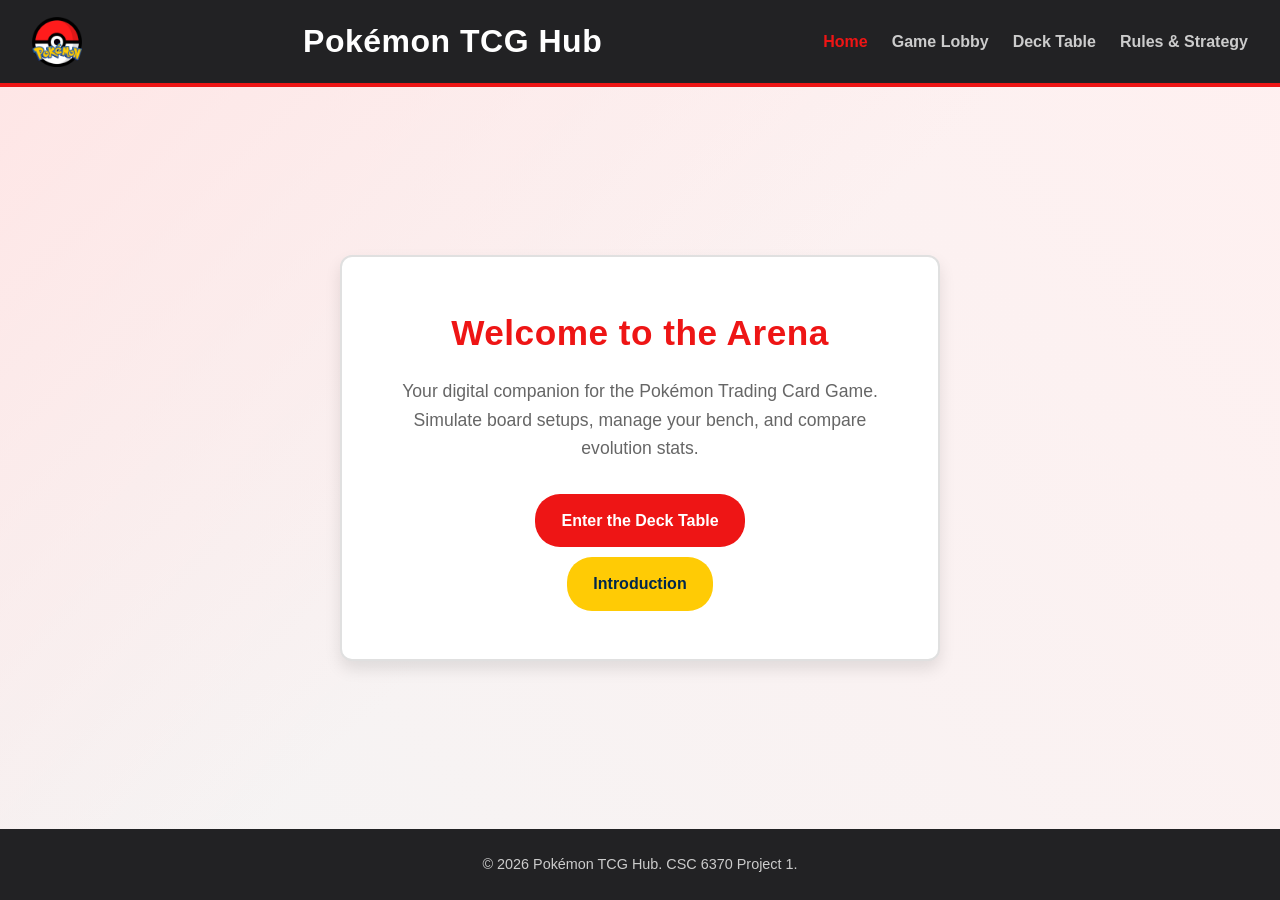
<file: index.html>
<!DOCTYPE html>
<html lang="en">
   <head>
      <meta charset="UTF-8">
      <meta name="viewport" content="width=device-width, initial-scale=1.0">
      <title>Home | Pokémon TCG Hub</title>
      <link rel="stylesheet" href="style.css">
      <link rel="icon" type="image/svg+xml" href="media/pokeball.svg">
   </head>
   <body class="home-page">
      <header>
         <div class="header-logo-container">
            <img src="media/pokemon-logo.png" alt="Pokémon Hub Logo" class="header-logo">
         </div>
         <h1>Pokémon TCG Hub</h1>
         <nav>
            <ul>
               <li><a href="index.html" class="active">Home</a></li>
               <li><a href="lobby.html">Game Lobby</a></li>
               <li><a href="table.html">Deck Table</a></li>
               <li><a href="rules.html">Rules & Strategy</a></li>
            </ul>
         </nav>
      </header>
      <main>
         <section class="hero">
            <h2>Welcome to the Arena</h2>
            <p>Your digital companion for the Pokémon Trading Card Game. Simulate board setups, manage your bench, and compare evolution stats.</p>
            <a href="table.html" class="btn">Enter the Deck Table</a>
            <br>
            <a href="intro.html" class="btn" style="background-color: #FFCB05; color: #00274C; margin-top: 10px;">Introduction</a>
         </section>
      </main>
      <footer>
         <p>&copy; 2026 Pokémon TCG Hub. CSC 6370 Project 1.</p>
      </footer>
   </body>
</html>
</file>
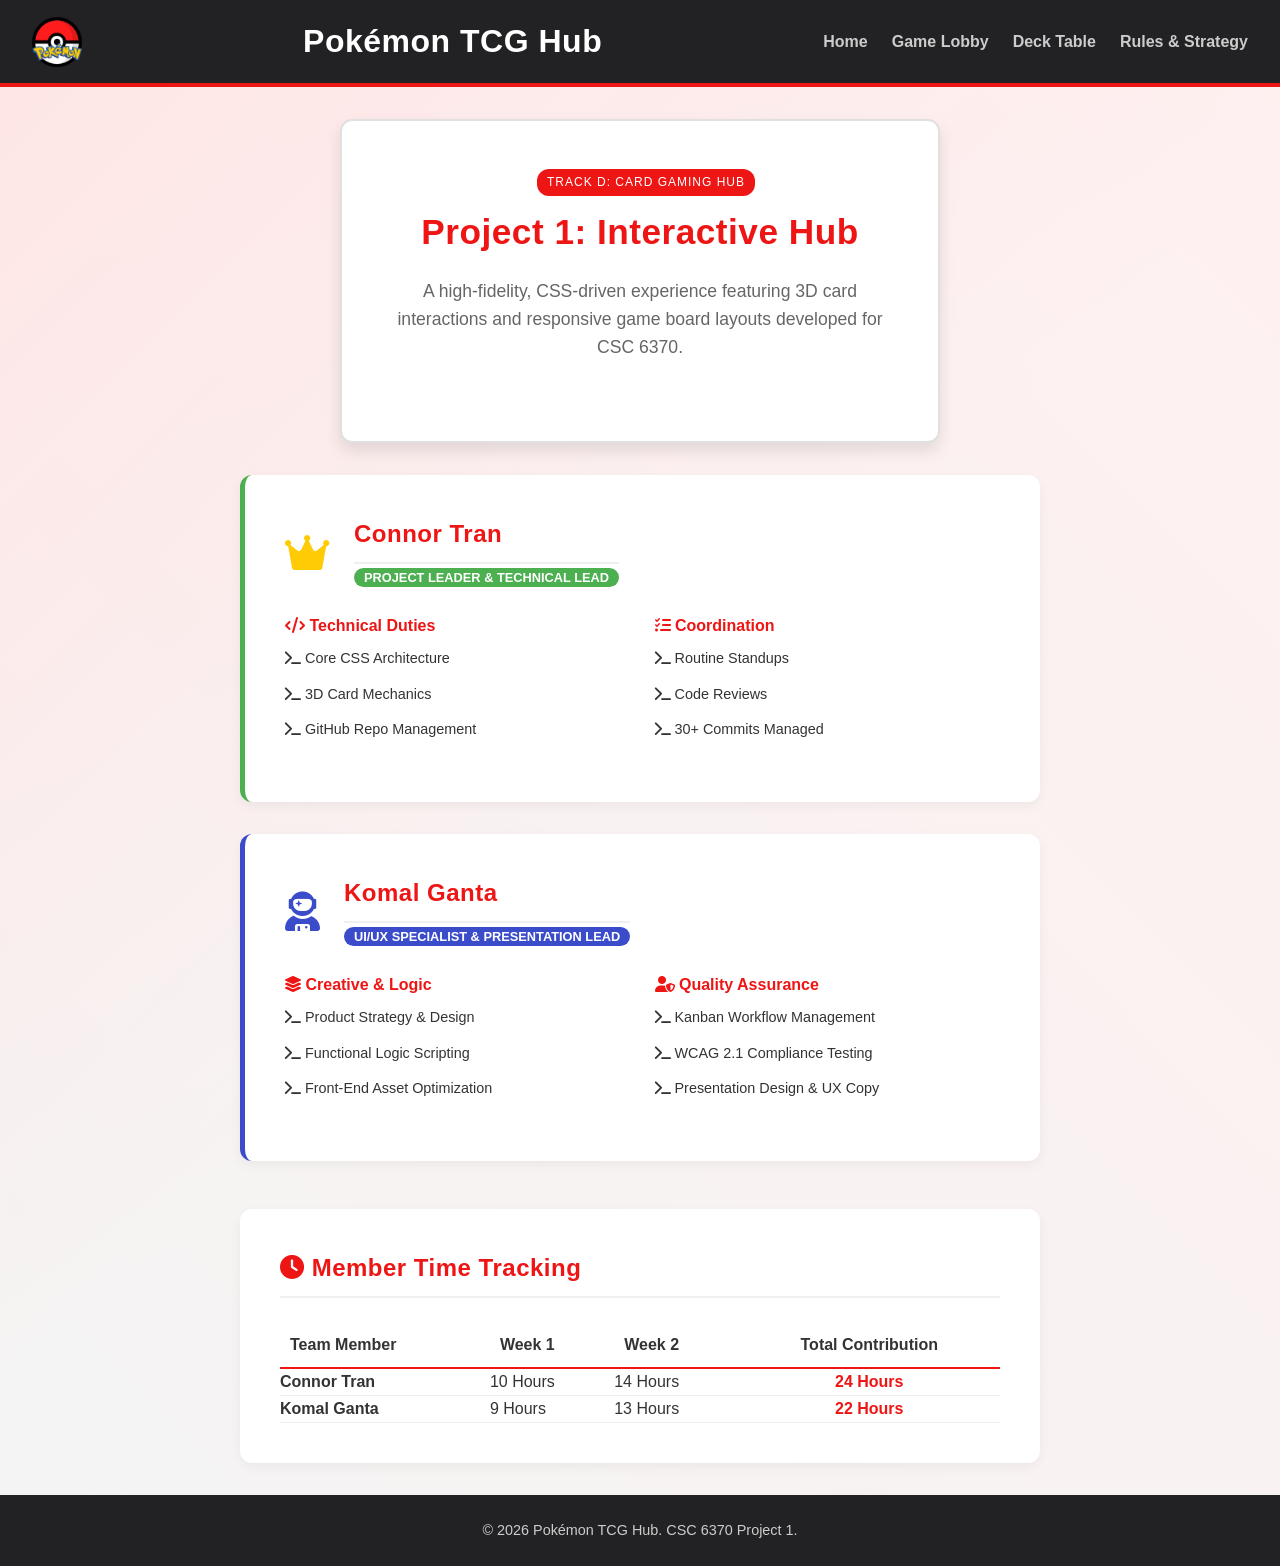
<file: intro.html>
<!DOCTYPE html>
<html lang="en">
  <head>
    <meta charset="UTF-8">
    <meta name="viewport" content="width=device-width, initial-scale=1.0">
    <title>Team Intro | Pokémon TCG Hub</title>
    <link rel="stylesheet" href="style.css">
    <link rel="icon" type="image/svg+xml" href="media/pokeball.svg">
    <link rel="stylesheet" href="https://cdnjs.cloudflare.com/ajax/libs/font-awesome/6.0.0/css/all.min.css">
  </head>
  <body class="home-page">
    <header>
      <div class="header-logo-container">
        <img src="media/pokemon-logo.png" alt="Pokémon Hub Logo" class="header-logo">
      </div>
      <h1>Pokémon TCG Hub</h1>
      <nav>
        <ul>
          <li>
            <a href="index.html">Home</a>
          </li>
          <li>
            <a href="lobby.html">Game Lobby</a>
          </li>
          <li>
            <a href="table.html">Deck Table</a>
          </li>
          <li>
            <a href="rules.html">Rules & Strategy</a>
          </li>
        </ul>
      </nav>
    </header>
    <main>
      <section class="hero">
        <span class="risk-badge risk-high">Track D: Card Gaming Hub</span>
        <h2>Project 1: Interactive Hub</h2>
        <p>A high-fidelity, CSS-driven experience featuring 3D card interactions and responsive game board layouts developed for CSC 6370.</p>
      </section>
      <section class="rules-content" style="margin-top: 2rem; border-left: 5px solid #4caf50;">
        <div style="display: flex; align-items: center; gap: 1.5rem; margin-bottom: 1.5rem;">
          <i class="fas fa-crown" style="font-size: 2.5rem; color: #ffcb05;"></i>
          <div>
            <h2 style="margin: 0;">Connor Tran</h2>
            <span style="background: #4caf50; color: white; padding: 2px 10px; border-radius: 20px; font-size: 0.8rem; font-weight: bold;"> PROJECT LEADER & TECHNICAL LEAD </span>
          </div>
        </div>
        <div style="display: grid; grid-template-columns: repeat(auto-fit, minmax(200px, 1fr)); gap: 1.5rem;">
          <div>
            <h4 style="color: var(--accent-red);">
              <i class="fas fa-code"></i> Technical Duties
            </h4>
            <ul style="list-style: none; font-size: 0.9rem; padding: 0.5rem 0;">
              <li>
                <i class="fas fa-terminal"></i> Core CSS Architecture
              </li>
              <li>
                <i class="fas fa-terminal"></i> 3D Card Mechanics
              </li>
              <li>
                <i class="fas fa-terminal"></i> GitHub Repo Management
              </li>
            </ul>
          </div>
          <div>
            <h4 style="color: var(--accent-red);">
              <i class="fas fa-tasks"></i> Coordination
            </h4>
            <ul style="list-style: none; font-size: 0.9rem; padding: 0.5rem 0;">
              <li>
                <i class="fas fa-terminal"></i> Routine Standups
              </li>
              <li>
                <i class="fas fa-terminal"></i> Code Reviews
              </li>
              <li>
                <i class="fas fa-terminal"></i> 30+ Commits Managed
              </li>
            </ul>
          </div>
        </div>
      </section>
      <section class="rules-content" style="margin-top: 2rem; border-left: 5px solid var(--focus-outline);">
        <div style="display: flex; align-items: center; gap: 1.5rem; margin-bottom: 1.5rem;">
          <i class="fas fa-user-astronaut" style="font-size: 2.5rem; color: var(--focus-outline);"></i>
          <div>
            <h2 style="margin: 0;">Komal Ganta</h2>
            <span style="background: var(--focus-outline); color: white; padding: 2px 10px; border-radius: 20px; font-size: 0.8rem; font-weight: bold;"> UI/UX SPECIALIST & PRESENTATION LEAD </span>
          </div>
        </div>
        <div style="display: grid; grid-template-columns: repeat(auto-fit, minmax(200px, 1fr)); gap: 1.5rem;">
          <div>
            <h4 style="color: var(--accent-red);">
              <i class="fas fa-layer-group"></i> Creative & Logic
            </h4>
            <ul style="list-style: none; font-size: 0.9rem; padding: 0.5rem 0;">
              <li>
                <i class="fas fa-terminal"></i> Product Strategy & Design
              </li>
              <li>
                <i class="fas fa-terminal"></i> Functional Logic Scripting
              </li>
              <li>
                <i class="fas fa-terminal"></i> Front-End Asset Optimization
              </li>
            </ul>
          </div>
          <div>
            <h4 style="color: var(--accent-red);">
              <i class="fas fa-user-shield"></i> Quality Assurance
            </h4>
            <ul style="list-style: none; font-size: 0.9rem; padding: 0.5rem 0;">
              <li>
                <i class="fas fa-terminal"></i> Kanban Workflow Management
              </li>
              <li>
                <i class="fas fa-terminal"></i> WCAG 2.1 Compliance Testing
              </li>
              <li>
                <i class="fas fa-terminal"></i> Presentation Design & UX Copy
              </li>
            </ul>
          </div>
        </div>
      </section>
      <section class="rules-content" style="margin-top: 3rem;">
        <h2>
          <i class="fas fa-clock"></i> Member Time Tracking
        </h2>
        <table style="width: 100%; border-collapse: collapse; margin-top: 1rem;">
          <thead>
            <tr style="border-bottom: 2px solid var(--accent-red); text-align: left;">
              <th style="padding: 10px;">Team Member</th>
              <th style="padding: 10px;">Week 1</th>
              <th style="padding: 10px;">Week 2</th>
              <th style="padding: 10px; text-align: center;">Total Contribution</th>
            </tr>
          </thead>
          <tbody>
            <tr style="border-bottom: 1px solid #eee;">
              <td>
                <strong>Connor Tran</strong>
              </td>
              <td>10 Hours</td>
              <td>14 Hours</td>
              <td style="color: var(--accent-red); font-weight: bold; text-align: center;">24 Hours</td>
            </tr>
            <tr style="border-bottom: 1px solid #eee;">
              <td>
                <strong>Komal Ganta</strong>
              </td>
              <td>9 Hours</td>
              <td>13 Hours</td>
              <td style="color: var(--accent-red); font-weight: bold; text-align: center;">22 Hours</td>
            </tr>
          </tbody>
        </table>
      </section>
    </main>
    <footer>
      <p>&copy; 2026 Pokémon TCG Hub. CSC 6370 Project 1.</p>
    </footer>
  </body>
</html>
</file>
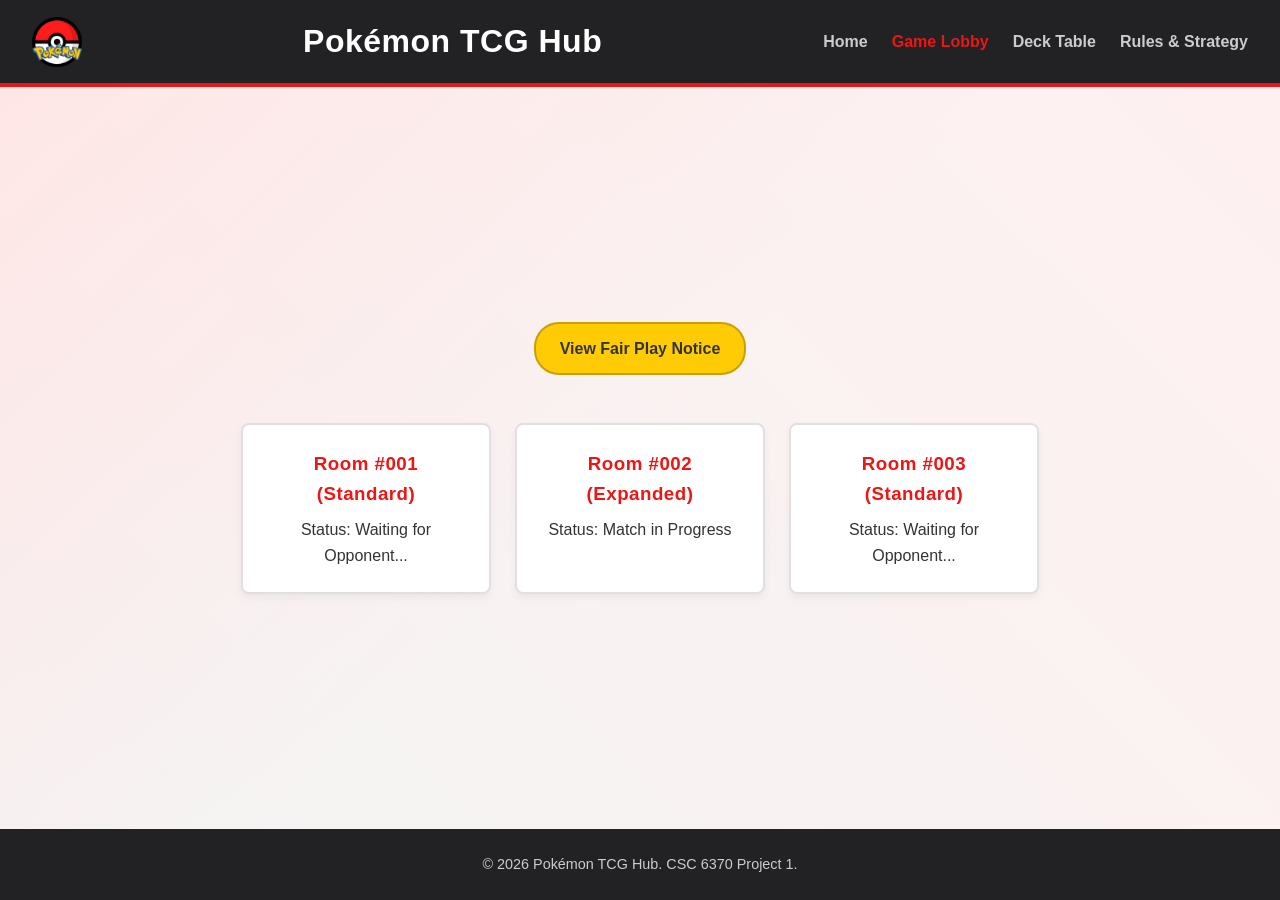
<file: lobby.html>
<!DOCTYPE html>
<html lang="en">
   <head>
      <meta charset="UTF-8">
      <meta name="viewport" content="width=device-width, initial-scale=1.0">
      <title>Lobby | Pokémon TCG Hub</title>
      <link rel="stylesheet" href="style.css">
      <link rel="icon" type="image/svg+xml" href="media/pokeball.svg">
   </head>
   <body class="home-page">
      <header>
         <div class="header-logo-container">
            <img src="media/pokemon-logo.png" alt="Pokémon Hub Logo" class="header-logo">
         </div>
         <h1>Pokémon TCG Hub</h1>
         <nav>
            <ul>
               <li><a href="index.html">Home</a></li>
               <li><a href="lobby.html" class="active">Game Lobby</a></li>
               <li><a href="table.html">Deck Table</a></li>
               <li><a href="rules.html">Rules & Strategy</a></li>
            </ul>
         </nav>
      </header>
      <main>
         <section class="safety-section">
            <input type="checkbox" id="safety-toggle" class="hidden-toggle">
            <label for="safety-toggle" class="btn-toggle-label" tabindex="0">View Fair Play Notice</label>
            <div class="safety-content">
               <h3>Fair Play & AI Ethics <span class="risk-badge risk-high">High Risk</span></h3>
               <p>This community strictly prohibits the use of AI tools to manipulate card draws or automate matchmaking. Play fair, respect your opponents, and have fun!</p>
            </div>
         </section>
         <section class="lobby-grid">
            <article class="lobby-room">
               <h3>Room #001 (Standard)</h3>
               <p>Status: Waiting for Opponent...</p>
            </article>
            <article class="lobby-room">
               <h3>Room #002 (Expanded)</h3>
               <p>Status: Match in Progress</p>
            </article>
            <article class="lobby-room">
               <h3>Room #003 (Standard)</h3>
               <p>Status: Waiting for Opponent...</p>
            </article>
         </section>
      </main>
      <footer>
         <p>&copy; 2026 Pokémon TCG Hub. CSC 6370 Project 1.</p>
      </footer>
   </body>
</html>
</file>
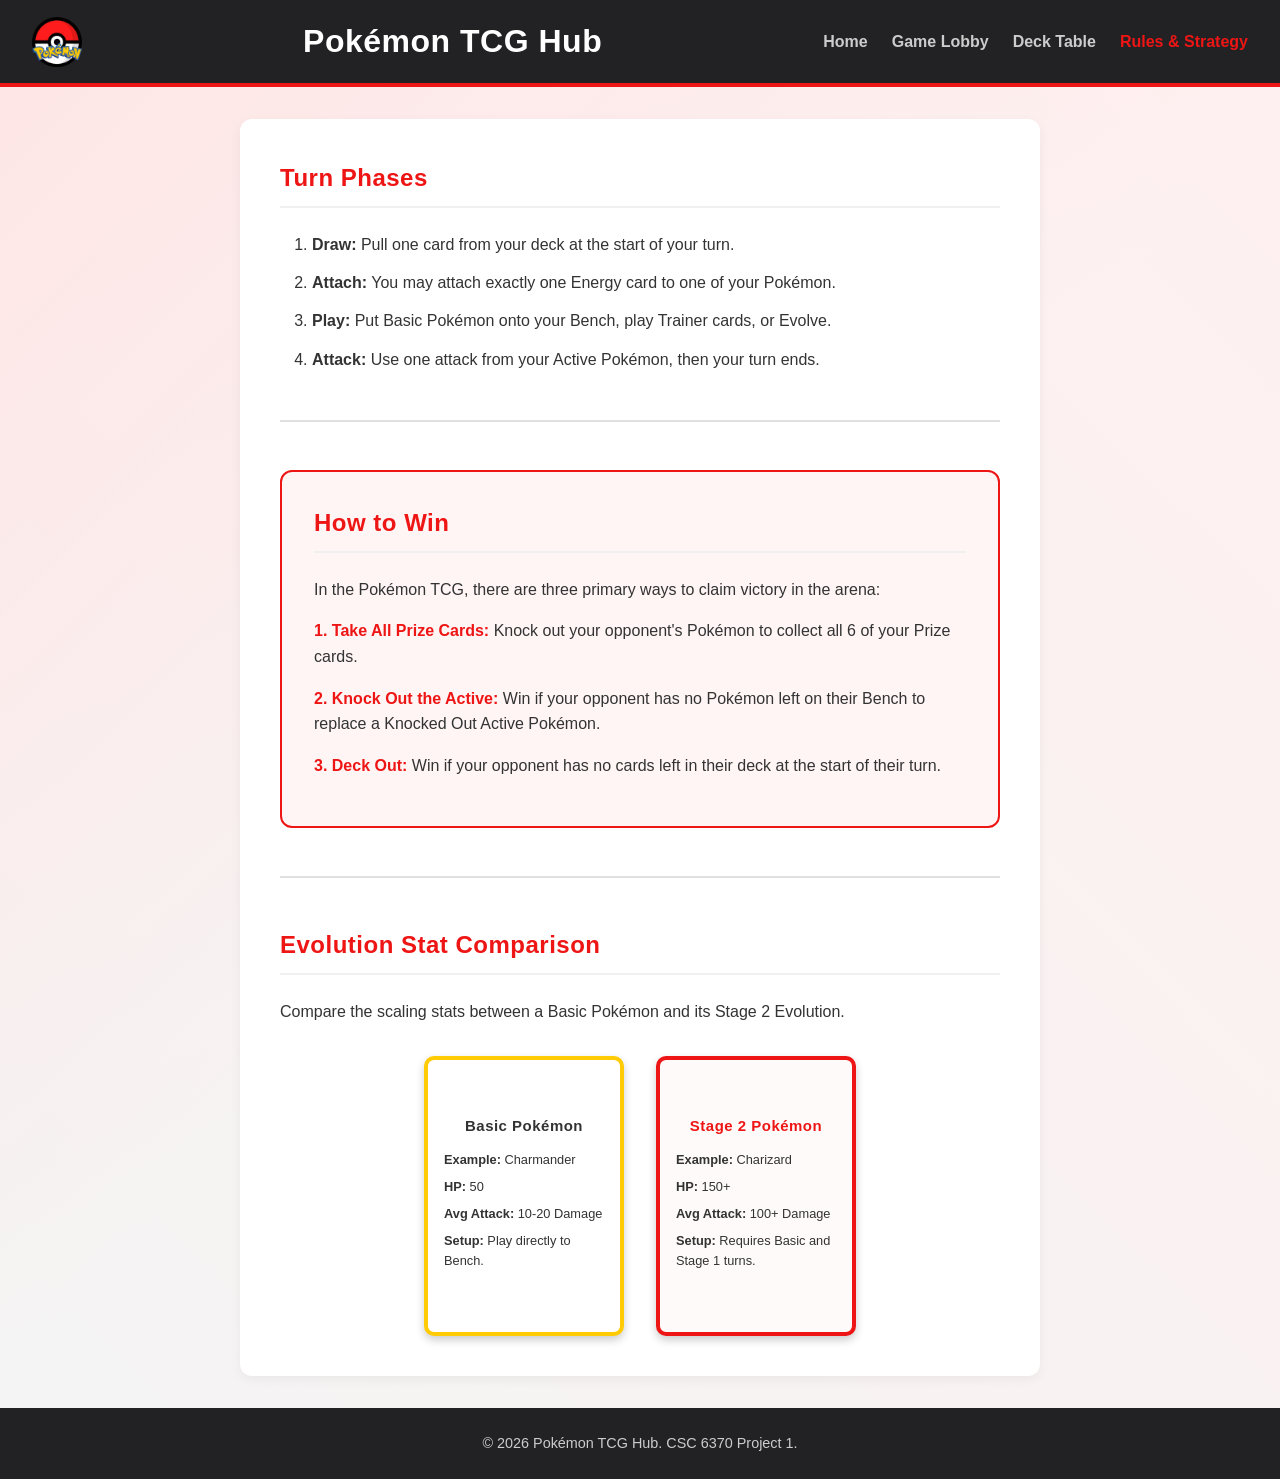
<file: rules.html>
<!DOCTYPE html>
<html lang="en">
  <head>
    <meta charset="UTF-8">
    <meta name="viewport" content="width=device-width, initial-scale=1.0">
    <title>Rules | Pokémon TCG Hub</title>
    <link rel="stylesheet" href="style.css">
    <link rel="icon" type="image/svg+xml" href="media/pokeball.svg">
  </head>
  <body class="home-page">
    <header>
      <div class="header-logo-container">
        <img src="media/pokemon-logo.png" alt="Pokémon Hub Logo" class="header-logo">
      </div>
      <h1>Pokémon TCG Hub</h1>
      <nav>
        <ul>
          <li>
            <a href="index.html">Home</a>
          </li>
          <li>
            <a href="lobby.html">Game Lobby</a>
          </li>
          <li>
            <a href="table.html">Deck Table</a>
          </li>
          <li>
            <a href="rules.html" class="active">Rules & Strategy</a>
          </li>
        </ul>
      </nav>
    </header>
    <main>
      <section class="rules-content">
        <h2>Turn Phases</h2>
        <ol>
          <li>
            <strong>Draw:</strong> Pull one card from your deck at the start of your turn.
          </li>
          <li>
            <strong>Attach:</strong> You may attach exactly one Energy card to one of your Pokémon.
          </li>
          <li>
            <strong>Play:</strong> Put Basic Pokémon onto your Bench, play Trainer cards, or Evolve.
          </li>
          <li>
            <strong>Attack:</strong> Use one attack from your Active Pokémon, then your turn ends.
          </li>
        </ol>
        <hr class="divider">
        <section class="win-conditions" style="background: #fff5f5; padding: 2rem; border-radius: 12px; border: 2px solid var(--accent-red);">
          <h2 style="margin-top: 0;">How to Win</h2>
          <p>In the Pokémon TCG, there are three primary ways to claim victory in the arena:</p>
          <ul style="margin-top: 1rem; list-style-type: none; padding-left: 0;">
            <li style="margin-bottom: 1rem;">
              <strong style="color: var(--accent-red);">1. Take All Prize Cards:</strong> Knock out your opponent's Pokémon to collect all 6 of your Prize cards.
            </li>
            <li style="margin-bottom: 1rem;">
              <strong style="color: var(--accent-red);">2. Knock Out the Active:</strong> Win if your opponent has no Pokémon left on their Bench to replace a Knocked Out Active Pokémon.
            </li>
            <li style="margin-bottom: 1rem;">
              <strong style="color: var(--accent-red);">3. Deck Out:</strong> Win if your opponent has no cards left in their deck at the start of their turn.
            </li>
          </ul>
        </section>
        <hr class="divider">
        <h2>Evolution Stat Comparison</h2>
        <p>Compare the scaling stats between a Basic Pokémon and its Stage 2 Evolution.</p>
        <div class="comparison-container">
          <div class="card-container compare-size" tabindex="0">
            <div class="card-inner">
              <div class="card-front">
                <h3>Basic Pokémon</h3>
                <p>
                  <strong>Example:</strong> Charmander
                </p>
                <p>
                  <strong>HP:</strong> 50
                </p>
                <p>
                  <strong>Avg Attack:</strong> 10-20 Damage
                </p>
                <p>
                  <strong>Setup:</strong> Play directly to Bench.
                </p>
              </div>
              <div class="card-back">
                <img src="media/card-back.png" alt="Pokémon TCG Back" class="card-img">
              </div>
            </div>
          </div>
          <div class="card-container compare-size" tabindex="0">
            <div class="card-inner">
              <div class="card-front evolved-tier">
                <h3>Stage 2 Pokémon</h3>
                <p>
                  <strong>Example:</strong> Charizard
                </p>
                <p>
                  <strong>HP:</strong> 150+
                </p>
                <p>
                  <strong>Avg Attack:</strong> 100+ Damage
                </p>
                <p>
                  <strong>Setup:</strong> Requires Basic and Stage 1 turns.
                </p>
              </div>
              <div class="card-back">
                <img src="media/card-back.png" alt="Pokémon TCG Back" class="card-img">
              </div>
            </div>
          </div>
        </div>
      </section>
    </main>
    <footer>
      <p>&copy; 2026 Pokémon TCG Hub. CSC 6370 Project 1.</p>
    </footer>
  </body>
</html>
</file>
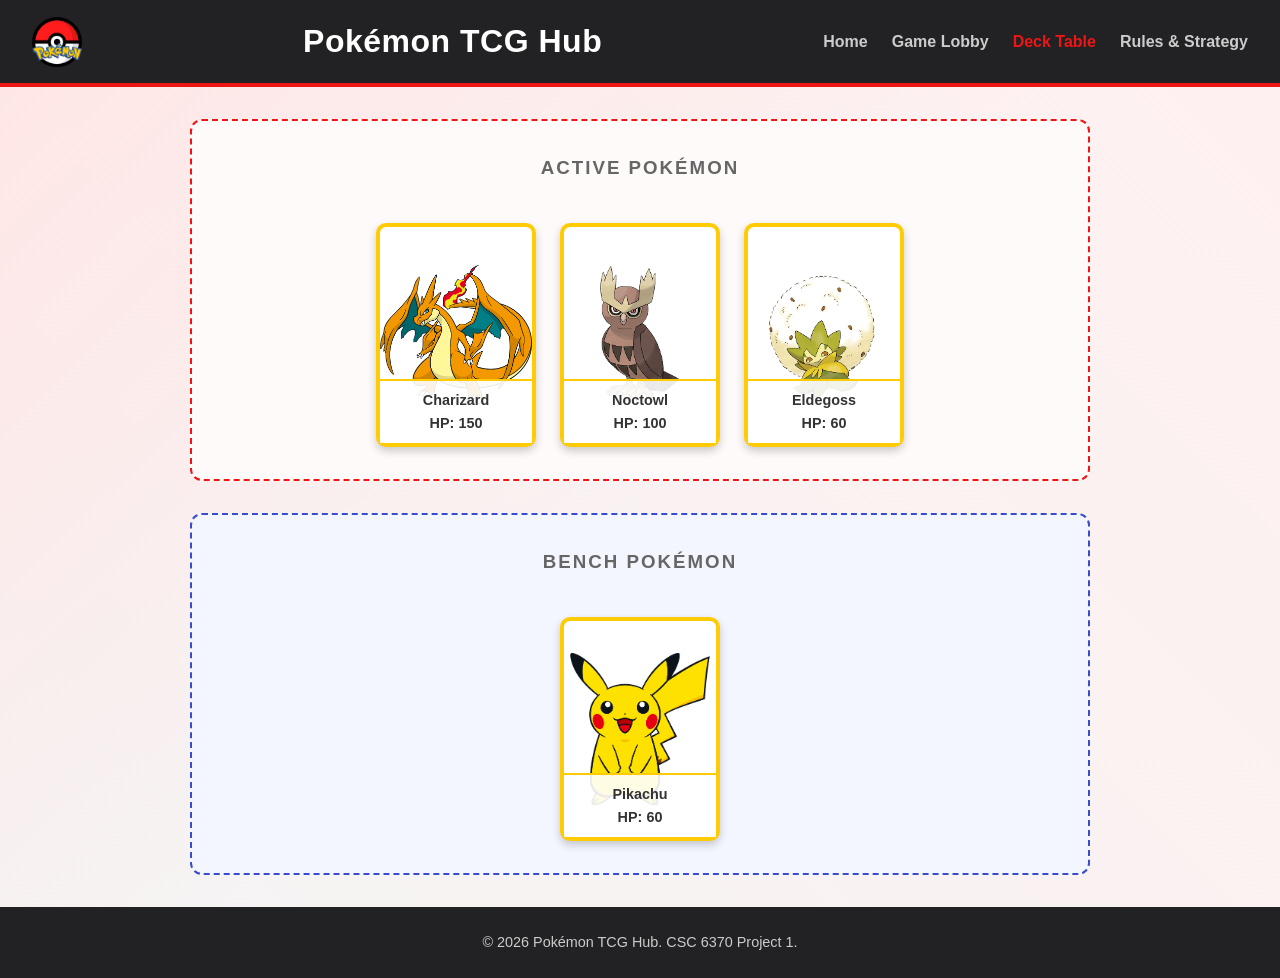
<file: table.html>
<!DOCTYPE html>
<html lang="en">
   <head>
      <meta charset="UTF-8">
      <meta name="viewport" content="width=device-width, initial-scale=1.0">
      <title>Table | Pokémon TCG Hub</title>
      <link rel="stylesheet" href="style.css">
      <link rel="icon" type="image/svg+xml" href="media/pokeball.svg">
   </head>
   <body class="home-page">
      <header>
         <div class="header-logo-container">
            <img src="media/pokemon-logo.png" alt="Pokémon Hub Logo" class="header-logo">
         </div>
         <h1>Pokémon TCG Hub</h1>
         <nav>
            <ul>
               <li><a href="index.html">Home</a></li>
               <li><a href="lobby.html">Game Lobby</a></li>
               <li><a href="table.html" class="active">Deck Table</a></li>
               <li><a href="rules.html">Rules & Strategy</a></li>
            </ul>
         </nav>
      </header>
      <main>
         <section class="deck-table">
            <div class="zone active-zone">
               <h3 class="zone-title">Active Pokémon</h3>
               <div class="card-container" tabindex="0">
                  <div class="card-inner">
                     <div class="card-front">
                        <img src="media/charizard.png" alt="Charizard" class="card-img">
                        <div class="card-info">Charizard<br>HP: 150</div>
                     </div>
                     <div class="card-back">
                        <img src="media/card-back.png" alt="Pokémon TCG Back" class="card-img">
                     </div>
                  </div>
               </div>
               <div class="card-container" tabindex="0">
                  <div class="card-inner">
                     <div class="card-front">
                        <img src="media/noctowl.png" alt="Noctowl" class="card-img">
                        <div class="card-info">Noctowl<br>HP: 100</div>
                     </div>
                     <div class="card-back">
                        <img src="media/card-back.png" alt="Pokémon TCG Back" class="card-img">
                     </div>
                  </div>
               </div>
               <div class="card-container" tabindex="0">
                  <div class="card-inner">
                     <div class="card-front">
                        <img src="media/eldegoss.png" alt="Eldegoss" class="card-img">
                        <div class="card-info">Eldegoss<br>HP: 60</div>
                     </div>
                     <div class="card-back">
                        <img src="media/card-back.png" alt="Pokémon TCG Back" class="card-img">
                     </div>
                  </div>
               </div>
            </div>
            <div class="zone bench-zone">
               <h3 class="zone-title">Bench Pokémon</h3>
               <div class="card-container" tabindex="0">
                  <div class="card-inner">
                     <div class="card-front">
                        <img src="media/pikachu.png" alt="Pikachu" class="card-img">
                        <div class="card-info">Pikachu<br>HP: 60</div>
                     </div>
                     <div class="card-back">
                        <img src="media/card-back.png" alt="Pokémon TCG Back" class="card-img">
                     </div>
                  </div>
               </div>
            </div>
         </section>
      </main>
      <footer>
         <p>&copy; 2026 Pokémon TCG Hub. CSC 6370 Project 1.</p>
      </footer>
   </body>
</html>
</file>
<file: style.css>
/* 1. The Pokemon Visual Theme */
:root {
   --primary-bg: #f4f4f4;
   /* Light gray background */
   --surface-bg: #ffffff;
   /* White containers */
   --text-main: #333333;
   /* Dark gray text */
   --text-muted: #666666;
   --accent-red: #ee1515;
   /* Pokémon Red */
   --accent-dark: #222224;
   /* Dark Header/Footer */
   --focus-outline: #3b4cca;
   /* Pokémon Blue for accessibility focus */
}

/* 2. Reset and Base */
* {
   margin: 0;
   padding: 0;
   box-sizing: border-box;
}

body {
   font-family: "Trebuchet MS", "Lucida Grande", Arial, sans-serif;
   background-color: var(--primary-bg);
   color: var(--text-main);
   line-height: 1.6;
   display: flex;
   flex-direction: column;
   min-height: 100vh;
}

h1, h2, h3 {
   font-family: "Verdana", Tahoma, sans-serif;
   letter-spacing: 0.5px;
   font-weight: bold;
}

.home-page {
   /* A soft diagonal gradient starting with a faint Pokémon red tint */
   background:
      linear-gradient(135deg, #ffe5e5 0%, transparent 50%),
      linear-gradient(225deg, #fff0f0 0%, var(--primary-bg) 100%);
}

/* 3. HEADER & NAVIGATION */
header {
   background-color: var(--accent-dark);
   padding: 1rem 2rem;
   display: flex;
   justify-content: space-between;
   align-items: center;
   flex-wrap: wrap;
   border-bottom: 4px solid var(--accent-red);
}

.header-logo-container {
   display: flex;
   align-items: center;
   gap: 1rem;
   /* Space between Pokéball and Title */
}

.header-logo {
   height: 50px;
   /* Adjust size to fit header height */
   width: auto;
}

header h1 {
   color: #ffffff;
}

nav ul {
   list-style: none;
   display: flex;
   gap: 1.5rem;
}

nav a {
   color: #cccccc;
   text-decoration: none;
   font-weight: bold;
   transition: color 0.2s ease;
}

nav a:hover,
nav a.active {
   color: var(--accent-red);
}
/* accessibility feature to make sure tab focus is super visible */
a:focus-visible,
.btn:focus-visible {
   outline: 3px solid var(--focus-outline);
   outline-offset: 4px;
}

/* 4. HERO SECTION */
main {
   flex: 1;
   padding: 2rem;
   display: flex;
   flex-direction: column;
   align-items: center;
   justify-content: center;
}

.hero {
   text-align: center;
   max-width: 600px;
   background-color: var(--surface-bg);
   padding: 3rem;
   border-radius: 12px;
   box-shadow: 0 8px 16px rgba(0, 0, 0, 0.1);
   border: 2px solid #e0e0e0;
}

.hero h2 {
   color: var(--accent-red);
   margin-bottom: 1rem;
   font-size: 2.2rem;
}

.hero p {
   margin-bottom: 2rem;
   color: var(--text-muted);
   font-size: 1.1rem;
}

/* 5. BUTTONS */
.btn {
   display: inline-block;
   background-color: var(--accent-red);
   color: #ffffff;
   padding: 0.75rem 1.5rem;
   text-decoration: none;
   border-radius: 25px;
   font-weight: bold;
   transition: background-color 0.2s ease, transform 0.2s ease;
   border: 2px solid transparent;
}

.btn:hover {
   background-color: #cc0000;
   transform: translateY(-2px);
}

/* 6. FOOTER */
footer {
   text-align: center;
   padding: 1.5rem;
   background-color: var(--accent-dark);
   color: #cccccc;
   margin-top: auto;
   font-size: 0.9rem;
}

/* 7. RESPONSIVENESS */
@media (max-width: 600px) {
   header {
      flex-direction: column;
      text-align: center;
      gap: 1rem;
   }

   nav ul {
      flex-wrap: wrap;
      justify-content: center;
   }
}

/* 8. Game Lobby: Using a flexbox grid for the rooms so they wrap cleanly on mobile, aiming for a hover snap */
.lobby-grid {
   display: flex;
   flex-wrap: wrap;
   gap: 1.5rem;
   justify-content: center;
   width: 100%;
   max-width: 900px;
   margin-top: 1rem;
}

.lobby-room {
   background-color: var(--surface-bg);
   border: 2px solid #e0e0e0;
   border-radius: 8px;
   padding: 1.5rem;
   width: 250px;
   text-align: center;
   box-shadow: 0 4px 8px rgba(0, 0, 0, 0.05);
   transition: transform 0.2s ease, border-color 0.2s ease;
}

.lobby-room:hover {
   transform: translateY(-5px);
   border-color: var(--accent-red);
}

.lobby-room h3 {
   color: var(--accent-red);
   margin-bottom: 0.5rem;
}

/* 9. safety notice bonus: the invisible checkbox took time to perfect */
.safety-section {
   width: 100%;
   max-width: 600px;
   text-align: center;
   margin-bottom: 2rem;
}

/* Hide the actual checkbox */
.hidden-toggle {
   display: none;
}

/* Style the Label to look like a Yellow Pokémon Button - #ffcb05 */
.btn-toggle-label {
   display: inline-block;
   background-color: #ffcb05;
   color: #333333;
   padding: 0.75rem 1.5rem;
   border-radius: 25px;
   font-weight: bold;
   cursor: pointer;
   border: 2px solid #c7a008;
   transition: background-color 0.2s ease, transform 0.1s ease;
   user-select: none;
}

.btn-toggle-label:hover {
   background-color: #e5b704;
}

.btn-toggle-label:active {
   transform: translateY(1px);
}

.risk-badge {
   display: inline-block;
   padding: 0.25rem 0.6rem;
   font-size: 0.75rem;
   border-radius: 12px;
   color: #ffffff;
   margin-left: 0.75rem;
   margin-bottom: 0.5rem;
   vertical-align: middle;
   text-transform: uppercase;
   letter-spacing: 1px;
}

.risk-high {
   background-color: var(--accent-red);
}

/* Green */
.risk-low {
   background-color: #4caf50;
}

/* Accessibility: Show focus outline when tabbing */
.btn-toggle-label:focus-visible {
   outline: 3px solid var(--focus-outline);
   outline-offset: 4px;
}

/* The hidden content box */
.safety-content {
   display: none;
   background-color: #fffdf5;
   border-left: 5px solid #ffcb05;
   border-radius: 0 8px 8px 0;
   padding: 1.5rem;
   margin-top: 1.5rem;
   text-align: left;
   box-shadow: 0 4px 8px rgba(0, 0, 0, 0.1);
}

/* When checkbox is checked, show the content */
#safety-toggle:checked~.safety-content {
   display: block;
   animation: slide-down 0.3s ease-in-out;
}

@keyframes slide-down {
   from {
      opacity: 0;
      transform: translateY(-10px);
   }

   to {
      opacity: 1;
      transform: translateY(0);
   }
}

/* 10. Deck Table: Switched to a grid for the arena so the active and bench areas stay locked exactly where they should */
.deck-table {
   display: grid;
   grid-template-rows: auto auto;
   gap: 2rem;
   width: 100%;
   max-width: 900px;
}

.zone {
   background-color: var(--surface-bg);
   border: 2px dashed #cccccc;
   border-radius: 12px;
   padding: 2rem;
   display: flex;
   gap: 1.5rem;
   justify-content: center;
   flex-wrap: wrap;
}

.active-zone {
   border-color: var(--accent-red);
   background-color: #fffafa;
}

.bench-zone {
   border-color: #3b4cca;
   background-color: #f4f6ff;
}

.zone-title {
   width: 100%;
   text-align: center;
   color: var(--text-muted);
   margin-bottom: 1rem;
   text-transform: uppercase;
   letter-spacing: 2px;
}

/* 11. 3D Card Animations Bonus: here we were fixing the 3D perspective to stop the back face from showing through on flips. */
.card-container {
   width: 160px;
   height: 224px;
   perspective: 1000px;
   /* 3D depth effect */
   cursor: pointer;
}

.card-inner {
   width: 100%;
   height: 100%;
   position: relative;
   transition: transform 0.6s ease-in-out;
   transform-style: preserve-3d;
}

.card-container:hover .card-inner,
.card-container:focus-visible .card-inner {
   transform: rotateY(180deg);
}

.card-front, .card-back {
    width: 100%;
    height: 100%;
    position: absolute;
    top: 0;
    left: 0;
    backface-visibility: hidden;
    -webkit-backface-visibility: hidden;
    border-radius: 10px;
    display: flex;
    align-items: center;
    justify-content: center;
    font-weight: bold;
    text-align: center;
    padding: 0;
    box-shadow: 0 4px 8px rgba(0,0,0,0.2);
    border: 4px solid #ffcb05;
    transform: translateZ(0);
}

.card-front {
   background-color: #ffffff;
   color: var(--text-main);
}

.card-back {
   background-color: #3b4cca;
   color: #ffffff;
   transform: rotateY(180deg);
   background-image: radial-gradient(circle, #3b4cca, #2a3b9a);
}

.card-img {
    max-width: 100%;
    max-height: 100%;
    object-fit: contain;
    display: block;
    border-radius: 6px;
}

.card-info {
    position: absolute;
    bottom: 0;
    width: 100%;
    background: rgba(255, 255, 255, 0.9);
    color: var(--text-main);
    padding: 8px 0;
    font-size: 0.9rem;
    text-align: center;
    border-top: 2px solid #ffcb05;
    z-index: 2;
    backface-visibility: hidden;
    -webkit-backface-visibility: hidden;
    transform: translateZ(1px); /* Stops it from poking through the back */
}

/* 12. RULES PAGE CONTENT */
.rules-content {
   width: 100%;
   max-width: 800px;
   background-color: var(--surface-bg);
   padding: 2.5rem;
   border-radius: 12px;
   box-shadow: 0 4px 12px rgba(0, 0, 0, 0.05);
}

.rules-content h2 {
   color: var(--accent-red);
   margin-bottom: 1.5rem;
   border-bottom: 2px solid #f0f0f0;
   padding-bottom: 0.5rem;
}

.rules-content ol {
   margin-left: 2rem;
   margin-bottom: 2rem;
}

.rules-content li {
   margin-bottom: 0.8rem;
}

.divider {
   border: 0;
   height: 2px;
   background-color: #e0e0e0;
   margin: 3rem 0;
}

/* 13. MODEL COMPARISON CARDS FOR BONUS 6 */
.comparison-container {
   display: flex;
   flex-wrap: wrap;
   gap: 2rem;
   justify-content: center;
   margin-top: 2rem;
}

.compare-size {
   width: 200px;
   height: 280px;
}

/* Formats the text inside the comparison cards */
.compare-size .card-front {
   flex-direction: column;
   justify-content: center;
   text-align: left;
   padding: 1rem;
   font-size: 0.8rem;
   font-weight: normal;
   /* Overrides the bold text of standard table cards */
}

.compare-size .card-front h3 {
   text-align: center;
   margin-bottom: 0.75rem;
   font-weight: bold;
}

.compare-size .card-front p {
   margin-bottom: 0.4rem;
   width: 100%;
}

/* Red styling for Stage 2 */
.card-front.evolved-tier {
   border-color: var(--accent-red);
   background-color: #fffafa;
}

.card-front.evolved-tier h3 {
   color: var(--accent-red);
}

.evolved-tier ~ .card-back {
   border-color: var(--accent-red);
}

/* 14. Accessibility Feature turns off 3D flips and slide transitions for Reduced Motion users */
@media (prefers-reduced-motion: reduce) {

   .card-inner,
   .btn,
   .lobby-room {
      transition: none;
   }

   .card-container:hover .card-inner,
   .card-container:focus-visible .card-inner {
      transform: none;
   }

   .card-container:hover .card-front,
   .card-container:focus-visible .card-front {
      background-color: #3b4cca;
      color: #ffffff;
   }
}
</file>
